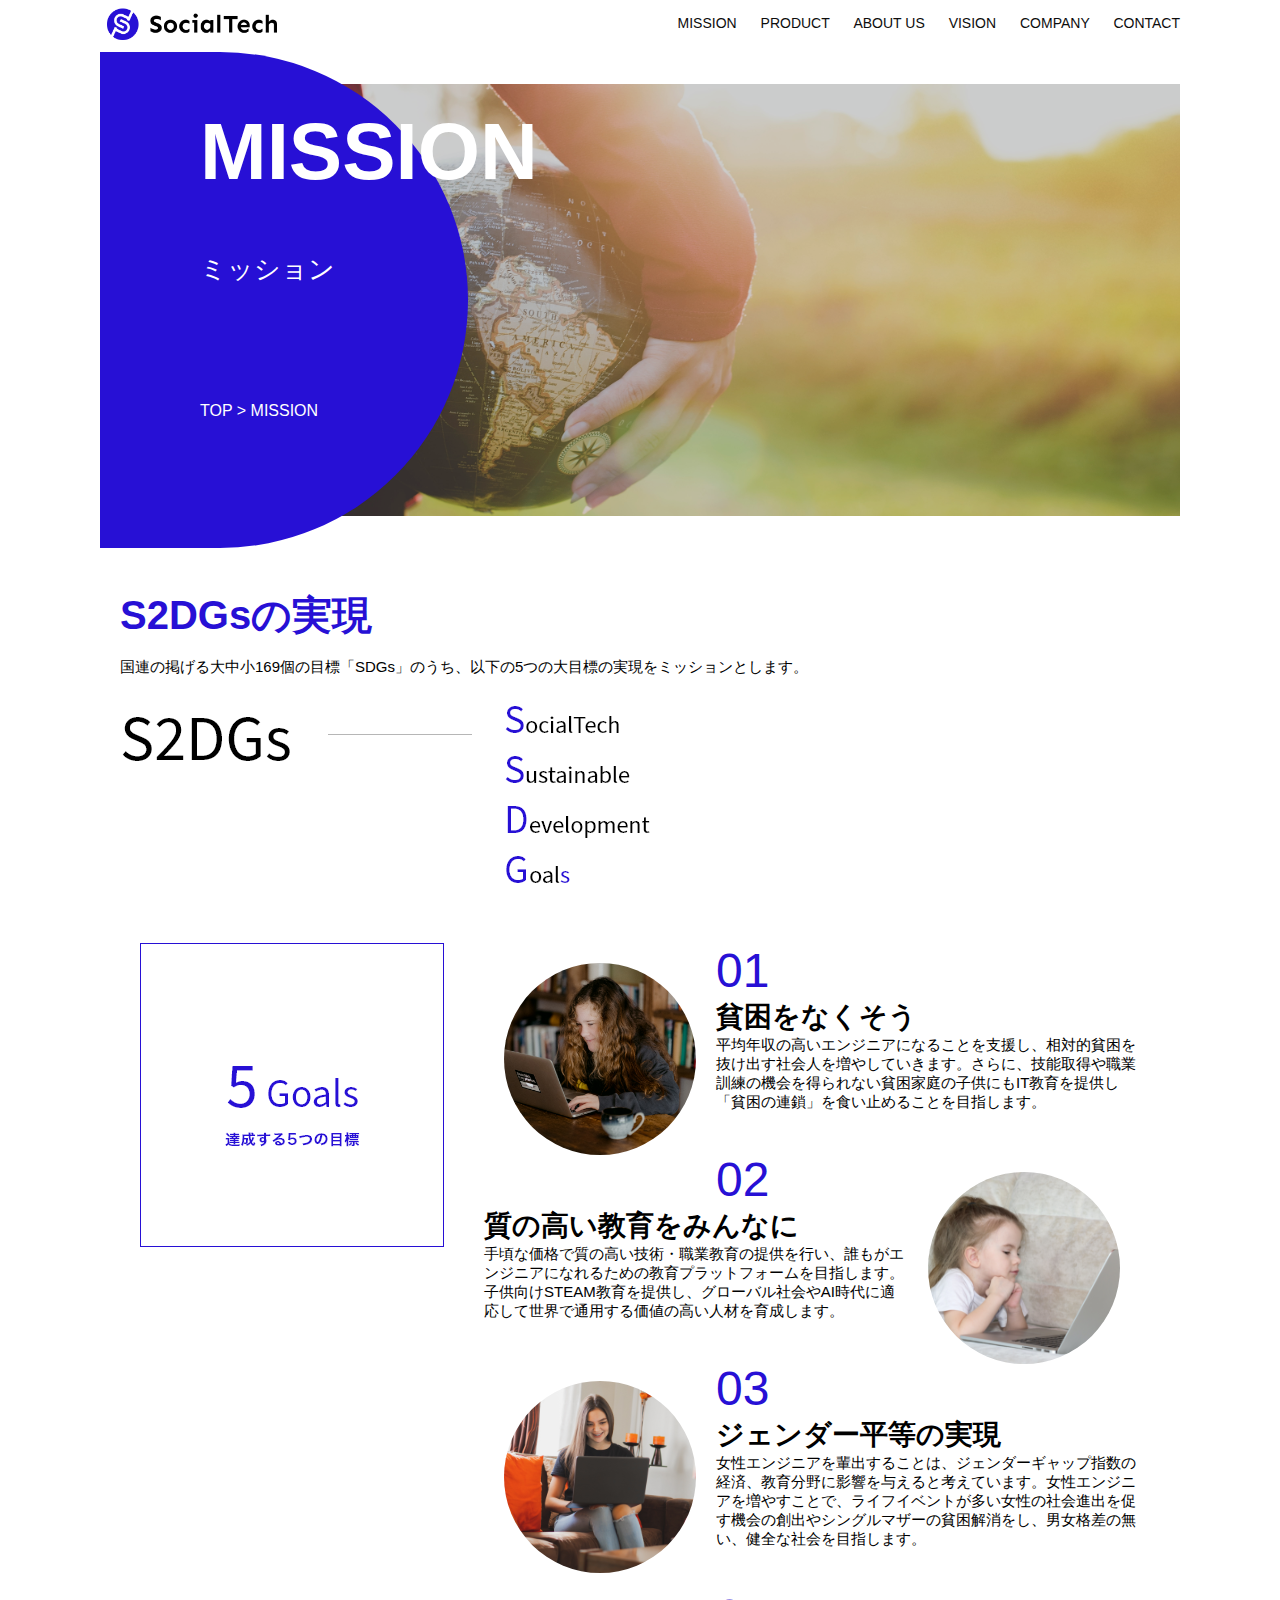
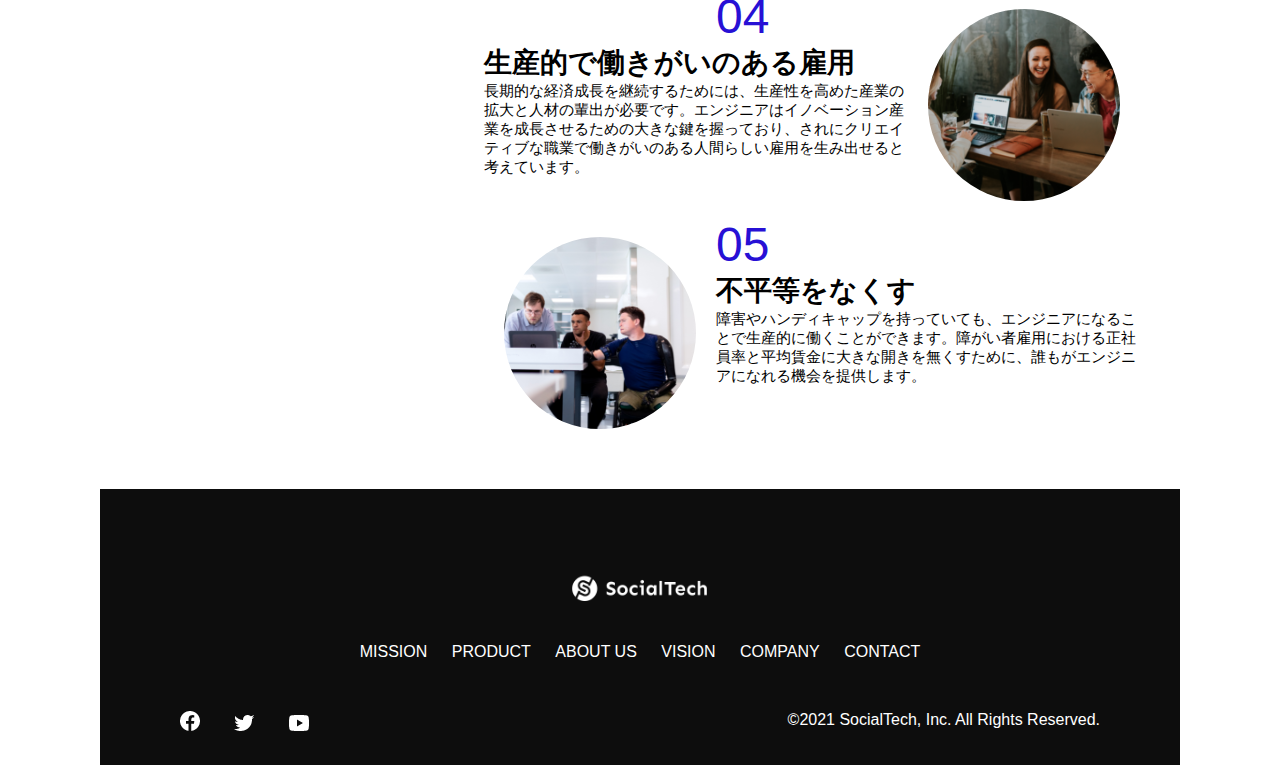
<file: kadai_005/mission.html>
<!DOCTYPE html>
<html>
  <head>
    <title>SocialTech - MISSION ミッション -</title>
    <meta charset="utf-8">
    <meta name="description" content="Socialtechが目指す5つの目標（S2DGs）を紹介します">
    <meta name="viewport" content="width=device-width, initial-scale=1.0">
    <link rel="stylesheet" href="style.css">
  </head>

  <body>
    <!-- ヘッダー -->
    <header>
      <!-- ロゴ -->
      <a href="index.html" id="logo"><img src="images/logo.png" alt="トップページに戻る"></a>
      
      <!-- PC用ナビゲーション -->
      <nav id="nav-pc">
        <a href="mission.html">MISSION</a>
        <a href="product.html">PRODUCT</a>
        <a href="index.html#aboutus">ABOUT US</a>
        <a href="index.html#vision">VISION</a>
        <a href="index.html#company">COMPANY</a>
        <a href="index.html#contact">CONTACT</a>
      </nav>

      <!-- スマホ用メニューボタン -->
      <img id="menu-sp" src="images/button-menu.png" alt="ナビゲーションを開く" onclick="document.getElementById('nav-sp').style.display = 'block'">
     
      <!-- スマホ用ナビゲーション -->
      <nav id="nav-sp">
        <img id="close" src="images/button-close.png" alt="ナビゲーションを閉じる" onclick="document.getElementById('nav-sp').style.display = 'none'">
        <a id="logo-sp" href="index.html" onclick="document.getElementById('nav-sp').style.display = 'none'">
          <img src="images/logo-sp.png" alt="トップページに戻る"></a>
        <a class="menu" href="mission.html" onclick="document.getElementById('nav-sp').style.display = 'none'">MISSION</a>
        <a class="menu" href="product.html" onclick="document.getElementById('nav-sp').style.display = 'none'">PRODUCT</a>
        <a class="menu" href="index.html#aboutus" onclick="document.getElementById('nav-sp').style.display = 'none'">ABOUT US</a>
        <a class="menu" href="index.html#vision" onclick="document.getElementById('nav-sp').style.display = 'none'">VISION</a>
        <a class="menu" href="index.html#company" onabort="document.getElementById('nav-sp').style.display = 'none'">COMPANY</a>
        <a class="menu" href="index.html#contact" onclick="document.getElementById('nav-sp').style.display = 'none'">CONTACT</a>
        <div id="sns">
          <a href="https://www.facebook.com/sejuku2013"><img src="images/button-facebook.png" alt="Facebookのリンク"></a>
          <a href="https://twitter.com/samuraijuku"><img src="images/button-twitter.png" alt="Twitterのリンク"></a>
          <a href="https://www.youtube.com/channel/UCCFOQO5aDK0xXam4cUQXT8g"><img src="images/button-youtube.png" alt="YouTubeのリンク"></a>
        </div>
      </nav>
    </header>
    <main>
      <article>
        <section id="mission-main">
          <div id="mission-title">
            <h1>MISSION</h1>
            <span>ミッション</span>
            <div>TOP > MISSION</div>
          </div>
        </section>
        <section id="mission-s2dgs">
          <h2 class="mission-h2">S2DGsの実現</h2>
          <p>国連の掲げる大中小169個の目標「SDGs」のうち、以下の5つの大目標の実現をミッションとします。</p>
          <img src="images/mission/mission-s2dgs.png" alt="S2DGs">
        </section>
        <section id="mission-5goals">
          <div>
            <img id="s2dgs-image" src="images/mission/mission-5goals.png" alt="5Goals">
          </div>
          <div>
            <div>
              <img class="fivegoals-image-left" src="images/mission/mission-5goals01.png" alt="PCを操作する女の子">
              <span class="fivegoals-number">01</span>
              <h3 class="fivegoals-h3">貧困をなくそう</h3>
              <p class="fivegoals-p">
                平均年収の高いエンジニアになることを支援し、相対的貧困を抜け出す社会人を増やしていきます。さらに、技能取得や職業訓練の機会を得られない貧困家庭の子供にもIT教育を提供し「貧困の連鎖」を食い止めることを目指します。
              </p>
            </div>

            <div>
              <img class="fivegoals-image-right" src="images/mission/mission-5goals02.png" alt="PCを見つめる小さい女の子">
              <span class="fivegoals-number">02</span>
              <h3 class="fivegoals-h3">質の高い教育をみんなに</h3>
              <p class="fivegoals-p">
                手頃な価格で質の高い技術・職業教育の提供を行い、誰もがエンジニアになれるための教育プラットフォームを目指します。子供向けSTEAM教育を提供し、グローバル社会やAI時代に適応して世界で通用する価値の高い人材を育成します。
              </p>
            </div>

            <div>
              <img class="fivegoals-image-left" src="images/mission/mission-5goals03.png" alt="PC操作する女性">
              <span class="fivegoals-number">03</span>
              <h3 class="fivegoals-h3">ジェンダー平等の実現</h3>
              <p class="fivegoals-p">
                女性エンジニアを輩出することは、ジェンダーギャップ指数の経済、教育分野に影響を与えると考えています。女性エンジニアを増やすことで、ライフイベントが多い女性の社会進出を促す機会の創出やシングルマザーの貧困解消をし、男女格差の無い、健全な社会を目指します。
              </p>
            </div>

            <div>
              <img class="fivegoals-image-right" src="images/mission/mission-5goals04.png" alt="笑顔で話し合う3人の男女">
              <span class="fivegoals-number">04</span>
              <h3 class="fivegoals-h3">生産的で働きがいのある雇用</h3>
              <p class="fivegoals-p">
                長期的な経済成長を継続するためには、生産性を高めた産業の拡大と人材の輩出が必要です。エンジニアはイノベーション産業を成長させるための大きな鍵を握っており、されにクリエイティブな職業で働きがいのある人間らしい雇用を生み出せると考えています。
              </p>
            </div>

            <div>
              <img class="fivegoals-image-left" src="images/mission/mission-5goals05.png" alt="障害を持つ男性が生き生きと働く様子">
              <span class="fivegoals-number">05</span>
              <h3 class="fivegoals-h3">不平等をなくす</h3>
              <p class="fivegoals-p">
                障害やハンディキャップを持っていても、エンジニアになることで生産的に働くことができます。障がい者雇用における正社員率と平均賃金に大きな開きを無くすために、誰もがエンジニアになれる機会を提供します。
              </p>
            </div>
          </div>
        </section>
      </article>
      <footer>
        <div id="footer-logo">
          <img src="images/logo-sp.png" alt="socialTech">
        </div>
        <div id="footer-link">
          <a href="mission.html">MISSION</a>
          <a href="product.html">PRODUCT</a>
          <a href="index.html#aboutus">ABOUT US</a>
          <a href="index.html#vision">VISION</a>
          <a href="index.html#company">COMPANY</a>
          <a href="index.html#contact">CONTACT</a>
        </div>
        <div id="sns-footer">
          <a href="https://www.facebook.com/sejuku2013"><img src="images/button-facebook.png" alt="Facebookのリンク"></a>
          <a href="https://twitter.com/samuraijuku"><img src="images/button-twitter.png" alt="Twitterのリンク"></a>
          <a href="https://www.youtube.com/channel/UCCFOQO5aDK0xXam4cUQXT8g"><img src="images/button-youtube.png" alt="Youtubeのリンク"></a>
          <span id="copyright">&copy;2021 SocialTech, Inc. All Rights Reserved. </span>
        </div>
      </footer>  
    </main>
  </body>
</html>
</file>
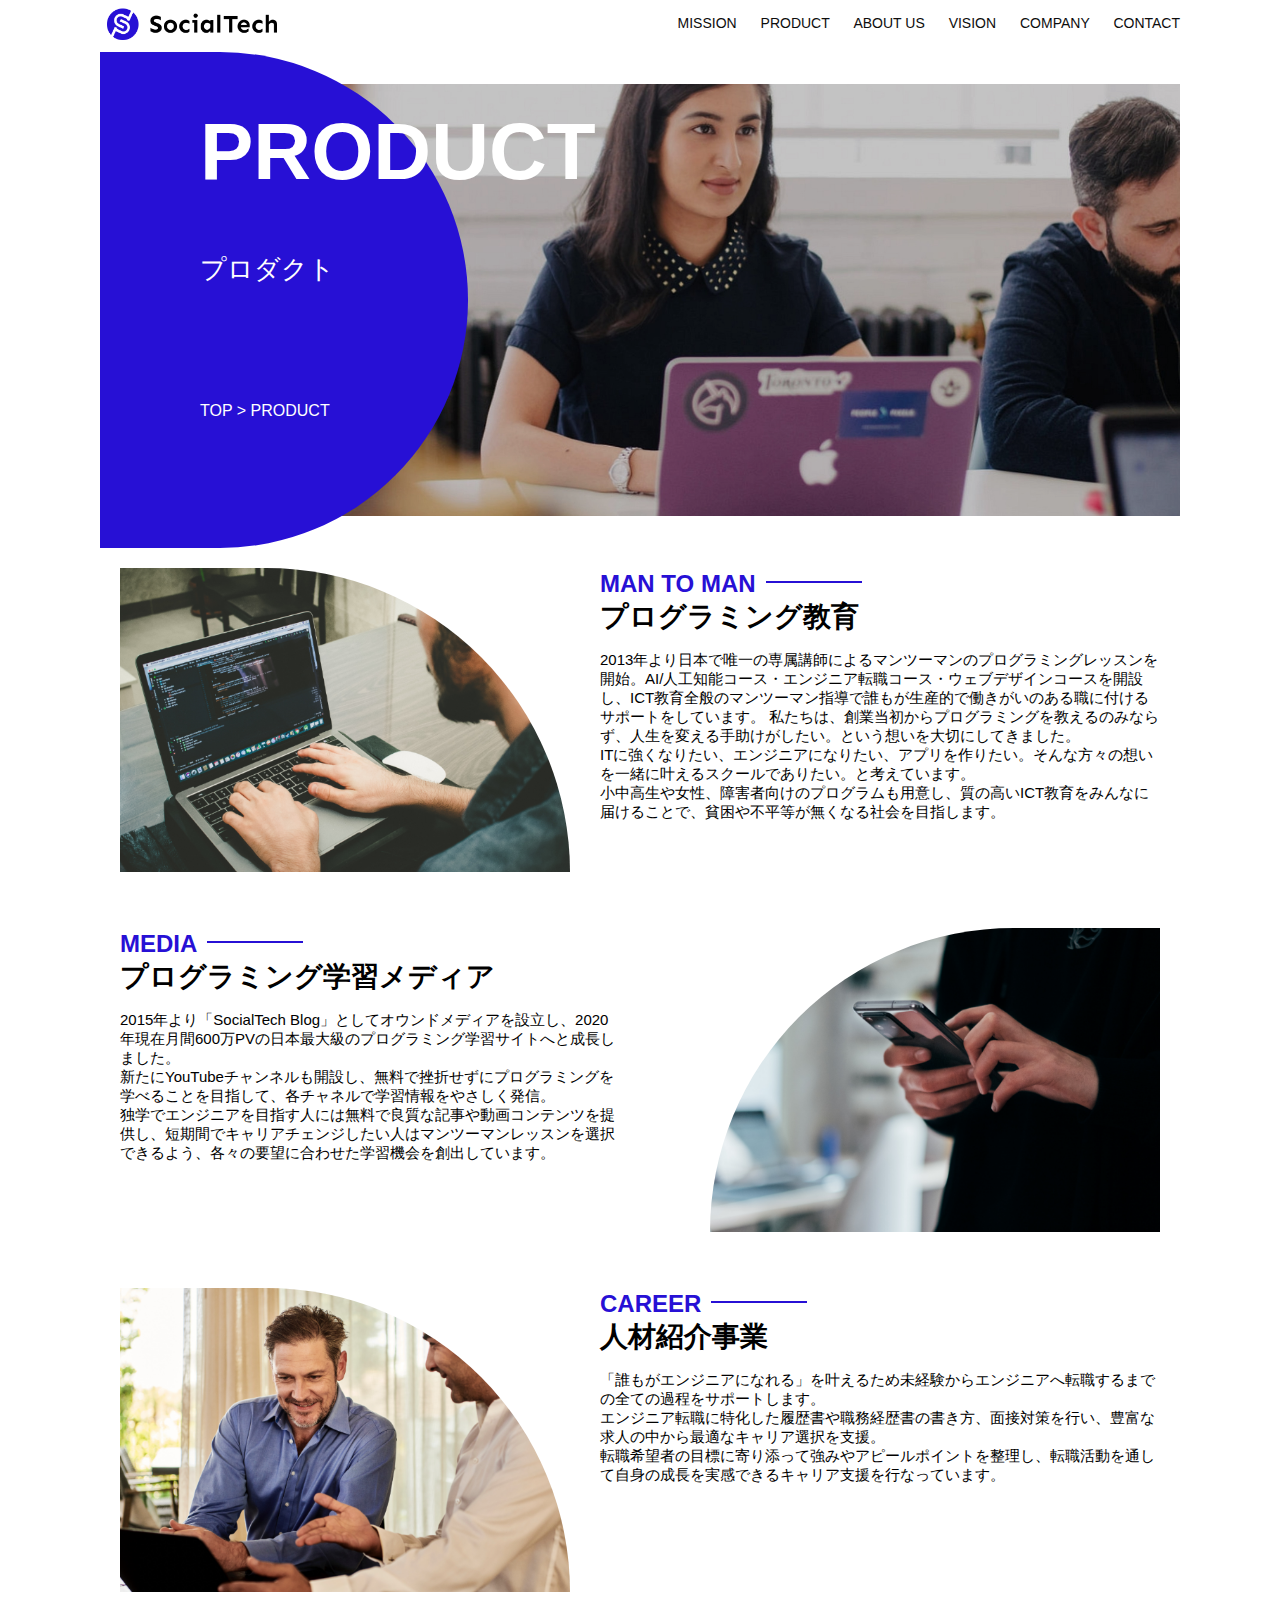
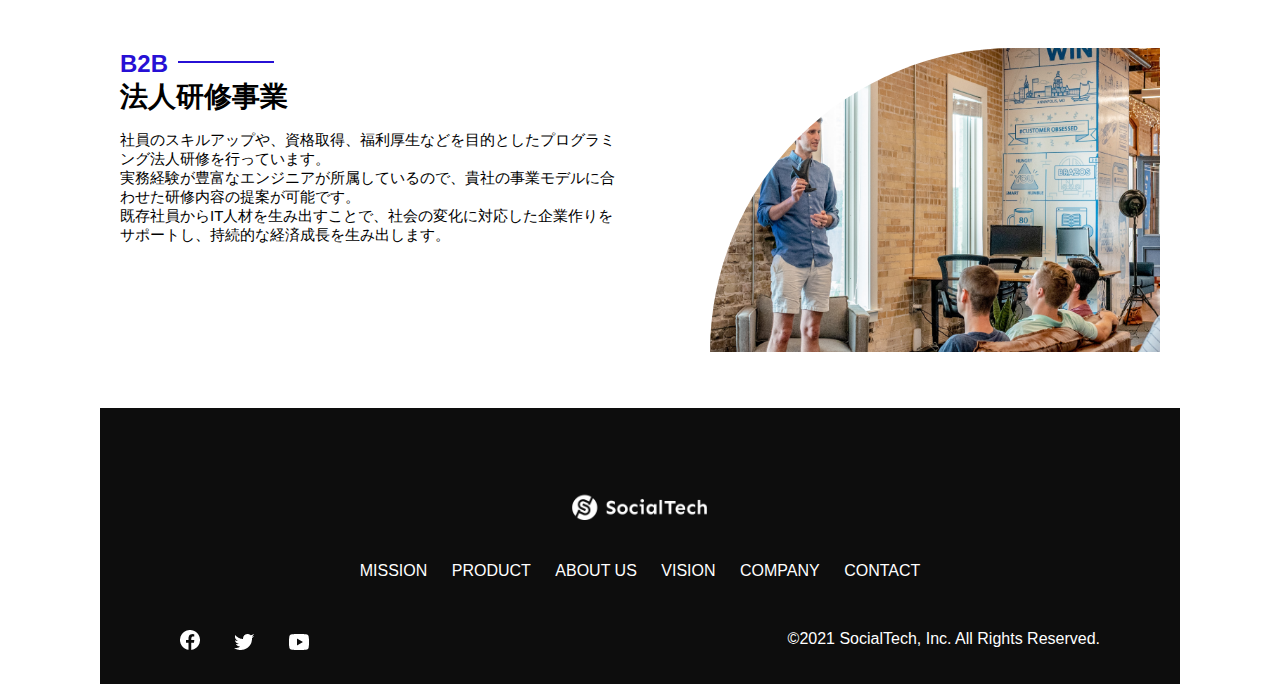
<file: kadai_005/product.html>
<!DOCTYPE html>
<html>
  <head>
    <title>SocialTech - PRODUCT プロダクト -</title>
    <meta charset="utf-8">
    <meta name="description" content="Socialtechの4つのプロダクトを紹介します">
    <meta name="viewport" content="width=device-width, initial-scale=1.0">
    <link rel="stylesheet" href="style.css">
  </head>

  <body>
    <!-- ヘッダー -->
    <header>
      <!-- ロゴ -->
      <a href="index.html" id="logo"><img src="images/logo.png" alt="トップページに戻る"></a>
      
      <!-- PC用ナビゲーション -->
      <nav id="nav-pc">
        <a href="mission.html">MISSION</a>
        <a href="product.html">PRODUCT</a>
        <a href="index.html#aboutus">ABOUT US</a>
        <a href="index.html#vision">VISION</a>
        <a href="index.html#company">COMPANY</a>
        <a href="index.html#contact">CONTACT</a>
      </nav>

      <!-- スマホ用メニューボタン -->
      <img id="menu-sp" src="images/button-menu.png" alt="ナビゲーションを開く" onclick="document.getElementById('nav-sp').style.display = 'block'">
     
      <!-- スマホ用ナビゲーション -->
      <nav id="nav-sp">
        <img id="close" src="images/button-close.png" alt="ナビゲーションを閉じる" onclick="document.getElementById('nav-sp').style.display = 'none'">
        <a id="logo-sp" href="index.html" onclick="document.getElementById('nav-sp').style.display = 'none'">
          <img src="images/logo-sp.png" alt="トップページに戻る"></a>
        <a class="menu" href="mission.html" onclick="document.getElementById('nav-sp').style.display = 'none'">MISSION</a>
        <a class="menu" href="product.html" onclick="document.getElementById('nav-sp').style.display = 'none'">PRODUCT</a>
        <a class="menu" href="index.html#aboutus" onclick="document.getElementById('nav-sp').style.display = 'none'">ABOUT US</a>
        <a class="menu" href="index.html#vision" onclick="document.getElementById('nav-sp').style.display = 'none'">VISION</a>
        <a class="menu" href="index.html#company" onabort="document.getElementById('nav-sp').style.display = 'none'">COMPANY</a>
        <a class="menu" href="index.html#contact" onclick="document.getElementById('nav-sp').style.display = 'none'">CONTACT</a>
        <div id="sns">
          <a href="https://www.facebook.com/sejuku2013"><img src="images/button-facebook.png" alt="Facebookのリンク"></a>
          <a href="https://twitter.com/samuraijuku"><img src="images/button-twitter.png" alt="Twitterのリンク"></a>
          <a href="https://www.youtube.com/channel/UCCFOQO5aDK0xXam4cUQXT8g"><img src="images/button-youtube.png" alt="YouTubeのリンク"></a>
        </div>
      </nav>
    </header>
    <main>
      <article>
        <section id="product-main">
          <div id="product-title">
            <h1>PRODUCT</h1>
            <span>プロダクト</span>
            <div>TOP > PRODUCT</div>
          </div>
        </section>
        <section class="product-section1">
          <img src="images/product/product-mantoman.png" alt="PCでコードを書く男性">
          <div>
            <h2 class="product-h2">MAN TO MAN</h2>
            <h3 class="product-h3">プログラミング教育</h3>
            <p>
              2013年より日本で唯一の専属講師によるマンツーマンのプログラミングレッスンを開始。AI/人工知能コース・エンジニア転職コース・ウェブデザインコースを開設し、ICT教育全般のマンツーマン指導で誰もが生産的で働きがいのある職に付けるサポートをしています。
              私たちは、創業当初からプログラミングを教えるのみならず、人生を変える手助けがしたい。という想いを大切にしてきました。<br>ITに強くなりたい、エンジニアになりたい、アプリを作りたい。そんな方々の想いを一緒に叶えるスクールでありたい。と考えています。<br>小中高生や女性、障害者向けのプログラムも用意し、質の高いICT教育をみんなに届けることで、貧困や不平等が無くなる社会を目指します。
            </p>
          </div>
        </section>
        <section class="product-section2">
          <div>
            <h2 class="product-h2">MEDIA</h2>
            <h3 class="product-h3">プログラミング学習メディア</h3>
            <p>
              2015年より「SocialTech Blog」としてオウンドメディアを設立し、2020年現在月間600万PVの日本最大級のプログラミング学習サイトへと成長しました。<br>新たにYouTubeチャンネルも開設し、無料で挫折せずにプログラミングを学べることを目指して、各チャネルで学習情報をやさしく発信。<br>独学でエンジニアを目指す人には無料で良質な記事や動画コンテンツを提供し、短期間でキャリアチェンジしたい人はマンツーマンレッスンを選択できるよう、各々の要望に合わせた学習機会を創出しています。
            </p>
          </div>
          <img src="images/product/product-media.png" alt="スマートフォンを操作する人">
        </section>
        <section class="product-section1">
          <img src="images/product/product-career.png" alt="笑顔で話し合う2人の男性">
          <div>
            <h2 class="product-h2">CAREER</h2>
            <h3 class="product-h3">人材紹介事業</h3>
            <p>
              「誰もがエンジニアになれる」を叶えるため未経験からエンジニアへ転職するまでの全ての過程をサポートします。<br>エンジニア転職に特化した履歴書や職務経歴書の書き方、面接対策を行い、豊富な求人の中から最適なキャリア選択を支援。<br>転職希望者の目標に寄り添って強みやアピールポイントを整理し、転職活動を通して自身の成長を実感できるキャリア支援を行なっています。<br>
            </p>
          </div>
        </section>
        <section class="product-section2">
          <div>
            <h2 class="product-h2">B2B</h2>
            <h3 class="product-h3">法人研修事業</h3>
            <p>
              社員のスキルアップや、資格取得、福利厚生などを目的としたプログラミング法人研修を行っています。<br>実務経験が豊富なエンジニアが所属しているので、貴社の事業モデルに合わせた研修内容の提案が可能です。<br>既存社員からIT人材を生み出すことで、社会の変化に対応した企業作りをサポートし、持続的な経済成長を生み出します。
            </p>
          </div>
          <img src="images/product/product-b2b.png" alt="講演中の男性とそれを聞く人々"
        </section>
      </article>
      <footer>
        <div id="footer-logo">
          <img src="images/logo-sp.png" alt="socialTech">
        </div>
        <div id="footer-link">
          <a href="mission.html">MISSION</a>
          <a href="product.html">PRODUCT</a>
          <a href="index.html#aboutus">ABOUT US</a>
          <a href="index.html#vision">VISION</a>
          <a href="index.html#company">COMPANY</a>
          <a href="index.html#contact">CONTACT</a>
        </div>
        <div id="sns-footer">
          <a href="https://www.facebook.com/sejuku2013"><img src="images/button-facebook.png" alt="Facebookのリンク"></a>
          <a href="https://twitter.com/samuraijuku"><img src="images/button-twitter.png" alt="Twitterのリンク"></a>
          <a href="https://www.youtube.com/channel/UCCFOQO5aDK0xXam4cUQXT8g"><img src="images/button-youtube.png" alt="Youtubeのリンク"></a>
          <span id="copyright">&copy;2021 SocialTech, Inc. All Rights Reserved. </span>
        </div>
      </footer>  
    </main>
  </body>
</html>
</file>
<file: kadai_005/style.css>
body {
  font-family: "Source Sans Pro", "Hiragino Kaku Gothic ProN", Meiryo, Arial, sans-serif;
}
P {
  font-size: 15px;
}

/*====================
  PC用スタイル　 
=====================*/
@media screen and (min-width: 768px) {
  /* PC用カルーセル設定　*/
  .carousel {
    width: 885px;
    margin-left: 20px;
  }

  .carouselImg {
    width: 885px;
  }

  body {
    max-width: 1080px;
    min-width: 900px;
    margin: 0 auto 0 auto;
  }

  header {
    display: flex;
    justify-content: space-between;
  }

  /*ナビゲーションレイアウト */
  #nav-pc {
    text-align: right;
    font-size: 14px;
    padding-top: 15px;
  }

  /* ナビゲーションのリンクの装飾　*/
  #nav-pc > a {
    text-decoration: none;
    margin-left: 20px;
  }
  #nav-pc > a:link {
    color: #0d0d0d;
  }
  #nav-pc > a:visited {
    color: #0d0d0d;
  }
  #nav-pc > a:hover {
    color: #0d0d0d;
    text-decoration: underline;
  }
  #nav-pc > a:active {
    color: #0d0d0d;
  }

  /* スマホ用ナビを非表示　*/
  #nav-sp, #menu-sp {
    display: none;
  }

  /* メインビジュアル */
  #main-visual {
    position: relative;
    height: 400px;
  }

  #main-message {
    position: absolute;
    top: 0;
    left: 0;
    background-color: #2710d5;
    color: #ffffff;
    border-radius: 0 0 476px 0;
    max-width: 620px;
    height: 100%;
    width: 100%;
    z-index: 11;
  }
  #main-message > h1 {
    font-size: 60px;
    font-weight: bold;
    margin: 100px 0 0 50px;
  }
  #main-message > p {
    font-size: 28px;
    margin: 0 0 0 50px;
  }
  #main-visual > img {
    max-width: 620px; 
    border-radius: 476px 0 0 0;
    position: absolute;
    top: 0;
    right: 0;
    z-index: 10 ;
  }

  /*　見出し　*/
  h2 {
    margin: 40px 0 0 0;
  }
  h2::after {
    content: url("images/line.png");
    margin-left: 10px;
  }
  h3 {
    font-size: 27px;
  }
  /* ミッション　*/
  #mission {
    margin: 80px auto 0px auto;
    width: 100%;
  }
  #mission-flex {
    width: 100%;
    display: flex;
  }

  #mission-flex > div {
    width: 50%;
    margin: 20px;
  }
  #mission-photo {
    width: 100%;
  }
  #s2dgs {
    margin-top: 50px;
    width: 100%;
  }

  /*プロダクト*/
  #product {
    background-color: #fafafa;
    margin: 80px 0 80px 0;
    padding: 10px 40px 0px 40px;
  }

  /* 外枠 */
  #product > div {
    margin-top: 40px;
    display: flex;
  }

  /*　左のカラム */
  #product-left {
    width: 50%;
    margin-right: 20px;
  }

  /* 右のカラム */
  #product-right {
    width: 50%;
    margin-left: 20px;
    margin-top: 80px;
  }

  /* 画像　＋　説明の枠　*/
  #product-left > div {
    position: relative;
    height: 480px;
    margin-right: 20px;
  }
  #product-right > div {
    position: relative;
    height: 480px;
    margin-left: 20px;
  }

  /* 画像　*/
  .product-photo {
    width: 100%;
  }

  /* 説明文の枠 */
  .product-explain {
    background-color: #ffffff;
    position: absolute;
    left: 0;
    top: 280px;
    margin: 0 40px 0 40px;
    padding: 20px;
    box-shadow: 5px 5px 10px rgba(0,0,0,0.05);

  }

  /* 説明文の英語　*/
  .product-explain > span {
    color: #2710d5;
    font-weight: bold;
    font-size: 16px;
    margin: 0;
  }

  /* 説明文の見出し　*/
  .product-explain > h3 {
    font-size: 20px ;
    margin: 5px 0 5px 0;
  }

  /* 説明文　 */
  .product-explain > P {
    font-size: 14px;
    margin: 0;
  }

  /*　「もっとみる」ボタン */
  #product-more {
    margin: 0 auto -42px auto;
  }

  /* ABOUT US */
  #aboutus {
    margin: 80px auto 80px auto;
  }

  /* 3つの組織文化と画像を入れる枠 */
  #aboutus > div {
    display: flex;
  }

  /* 画像　*/
  .culture-img {
    width: 100%;
    align-self: flex-start;
  }
  .culture-img2 {
    margin-top: 50px;
    width: 100%;
  }

  /* 3つの組織文化の表 */
  .culture-table {
    max-width: 500px;
    margin-right: 50px;
  }

  /*　番号　*/
  .culture-num {
    font-size: 80px;
    color: #2710d5;
    margin: 0 20px 0 0;
  }

  /* 組織文化英語　*/
  .culture-en {
    color: #2710d5;
    font-weight: bold;
    font-size: 24px;
    display: block;
  }

  /* 組織文化日本語　*/
  .culture-jp {
    font-size: 28px;
    font-weight: bold;
  }

  /*　説明文 */
  .culture-description {
    margin: 0;
  }

  /* ビジョン */
  #vision {
    margin: 80px auto 80px auto;
  }

  /* セクション内の外枠　*/
  #vision > div {
    width: 100%;
    display: flex;
    justify-content: space-between;
    flex-wrap: wrap;
  }

  /*　7つの行動指針の枠　*/
  .vision-box {
    width: 300px;
    height: 300px;
    margin-bottom: 30px;
    position: relative;
  }

  .vision-box > img {
    width: 100%;
    height: auto;
    position: absolute;
    top: 0;
    left: 0;
    z-index: 30;
  }

  .vision-box > span {
    position: absolute;
    top: 0;
    left: 0;
    z-index: 31;
    margin-right: 20px;
  }

  .vision-box > span > h4 {
    color: #2710d5;
    font-size: 19px;
    margin: 80px 0 0 0;
  }

  .vision-box > span > h4::first-letter {
    font-size: 40px;
  }

  .vision-box > span > h5 {
    font-size: 20px ;
    margin: 0 0 0 0;
  }

  .vision-box > span > p {
    margin: 10px 0 0 0 ;
  }

  /*　会社概要　*/
  #company {
    margin: 80px auto 80px auto;
  }

  #company-table {
    width: 100%;
  }

  .tableheader {
    text-align: left;
    padding: 20px;
    border-bottom-color: #2710d5;
    border-bottom-width: 1px;
    border-bottom-style: solid;
    width: 100px;
  }

  .tableheader-first {
    text-align: left;
    padding: 20px;
    border-bottom-color: #2710d5;
    border-bottom-width: 1px;
    border-bottom-style: solid;
    border-top-color: #2710d5;
    border-top-width: 1px;
    border-top-style: solid;
    width: 100px;
  }

  .cell {
    padding: 30px;
    border-bottom-color: #ececec;
    border-bottom-width: 1px;
    border-bottom-style: solid;
  }

  .cell-first {
    padding: 30px;
    border-bottom-color: #ececec;
    border-bottom-width: 1px;
    border-bottom-style: solid;
    border-top-color: #ececec;
    border-top-width: 1px;
    border-top-style: solid;
  }

  #company > iframe {
    width: 100%;
    height: 368px;
    margin-top: 40px;
  }

  /* お問い合わせ　*/
  #contact {
    margin: 80px auto 80px auto;
  }

  /* 外枠 */
  #contact > form > div {
    display: flex;
    flex-direction: row;
    flex-wrap: wrap;
    padding-bottom: 30px;
  }

  /* 左列の見出し　*/
  .contact-heading {
    width: 240px;
    align-self: center;
  }
  /* 見出しのラベル */
  .contact-label {
    font-weight: bold;
  }

  /* 必須　*/
  .contact-span {
    color: #ce2222;
    margin: 0 0 0 20px;
    font-weight: bold;
  }

  /* テキストボックス */
  .contact-textbox {
    border-top: 0;
    border-left: 0;
    border-right: 0;
    border-bottom-width: 1px;
    border-bottom-color: #707070;
    border-bottom-style: solid;
    background-color: #fafafa;
    width: 400px;
    height: 56px;
  }

  /* お問い合わせ内容のテキストエリア */
  .contact-textarea {
    border-top: 0;
    border-left: 0;
    border-right: 0;
    border-bottom-width: 1px;
    border-bottom-color: #707070;
    border-bottom-style: solid;
    background-color: #fafafa;
    width: 400px;
    height: 200px;
  }

  /* 個人情報の取り扱い */
  details {
    width: 700px;
  }
  details > div {
    background-color: #fafafa;
    padding: 20px;
  }
  details > div > span {
    font-weight: bold;
  }

  /* フッター　*/
  footer {
    background-color: #0d0d0d;
    text-align: center;
    padding: 80px 80px 30px 80px;

  }
  #footer-logo {
    margin-bottom: 30px;
  }

  #footer-link {
    margin-bottom: 50px;
  }

  #footer-link > a {
    text-decoration: none;
    margin: 10px;
  }

  #footer-link > a:link {
    color: #ffffff;
  }

  #footer-link > a:visited {
    color: #ffffff;
  }

  #footer-link > a:hover {
    color: #ffffff;
    text-decoration: underline;
  }

  #footer-line > a:active {
    color: #ffffff;
  }

  #sns-footer {
    text-align: left;
    width: 100%;
  }

  #sns-footer > a {
    margin-right: 30px;
  }

  #copyright {
    color: #ffffff;
    float: right;
  }

  /* mission.htmml用スタイル　*/
  #mission-main {
    height: 496px;
    width: 100%;
    background-image: url("images/mission/mission-main.png");
    background-repeat: no-repeat;
    background-position-y: center;
  }

  #mission-title {
    background-color: #2710d5;
    width: 368px;
    color: #ffffff;
    height: 496px;
    border-radius: 0 248px 248px 0;
    position: relative;
  }

  #mission-title > h1 {
    position: absolute;
    top: 0;
    left: 100px;
    font-size: 80px;
  }

  #mission-title > span {
    position: absolute;
    top: 200px;
    left: 100px;
    font-size: 26px;
  }

  #mission-title > div {
    position: absolute;
    top: 350px;
    left: 100px;
    font-size: 16px;
  }

  #mission-s2dgs {
    width: 100%;
    margin: 20px;
  }

  .mission-h2 {
    color: #2710d5;
    font-size: 40px;
  }

  .mission-h2::after {
    content: none;
  }

  #mission-5goals {
    margin: 20px;
    display: flex;
  }

  #mission-5goals > div {
    flex-grow: 1;
    padding: 20px;
  }

  #mission-5goals > div > div {
    margin-bottom: 40px;
  }

  .fivegoals-image-right {
    float: right;
    margin: 20px;
  }

  .fivegoals-image-left {
    float: left;
    margin: 20px;
  }

  .fivegoals-number {
    color: #2710d5;
    font-size: 48px;
    margin: 0;
  }

  .fivegoals-h3 {
    font-size: 28px;
    margin: 0;
  }

  .fivegoals-p {
    margin: 0;
  }

  /* プロダクト　ページ　*/
  #product-main {
    height: 496px;
    width: 100%;
    background-image: url("images/product/product-main.png");
    background-repeat: no-repeat;
    background-position-y: center;
  }

  #product-title {
    background-color: #2710d5;
    width: 368px;
    color: #ffffff;
    height: 496px;
    border-radius: 0 248px 248px 0;
    position: relative;
  }

  #product-title > h1 {
    position: absolute;
    top: 0;
    left: 100px;
    font-size: 80px;
  }

  #product-title > span {
    position: absolute;
    top: 200px;
    left: 100px;
    font-size: 26px;
  }

  #product-title > div {
    position: absolute;
    top: 350px;
    left: 100px;
    font-size: 16px;
  }

  /* セクション　*/
  .product-section1 {
    position: relative;
    margin: 20px;
    height: 340px;
  }

  .product-section1 > img {
    position: absolute;
    top: 0;
    left: 0;
    width: 450px;
    margin: 0 40px 30px 0;
    border-radius: 0 432px 0 0;
  }

  .product-section1 > div {
    position: absolute;
    top: 0;
    left: 480px;
  }

  /* セクション2 */
  .product-section2 {
    position: relative;
    margin: 20px;
    height: 340px;
  }

  .product-section2 > img {
    position: absolute;
    top: o;
    right: 0;
    width: 450px;
    margin: 0 0 30px 40px;
    border-radius: 432px 0 0 0;
  }

  .product-section2 > div {
    width: 500px;
    position: absolute;
    top: 0;
    left: 0;
  }

  .product-h2 {
    color: #2710d5;
    font-size: 24px;
    margin: 0;
  }

  .product-h3 {
    font-size: 28px;
    margin: 0;
  }

} /* @media screen PC用スタイルのend */

  /*=============================
  スマートフォン用のスタイル
  ==============================*/
@media screen and (max-width: 767px) {
  /* スマホ用カルーセル設定 */
  .carousel {
    width: 375px;
    margin: 0 auto 0 auto;
  }

  .carouselImg {
    width: 375px;
  }
  
  body {
    min-width: 375px;
    margin: 0;
  }

   /* PCナビゲーション非表示　*/
  #nav-pc {
   display: none;
  }

  /*　ハンバーガーメニュー　*/
  #menu-sp {
    position: absolute;
    top: 0px;
    right: 0px;
  }

  /* スマホ用ナビゲーションの表示切り替え */
  /* 初期状態、レイアウトと非表示設定 */
  #nav-sp {
    background-color: #2710d5;
    position: absolute;
    left: 0;
    top: 0;
    height: 100%;
    width: 100%;
    display: none;
    z-index: 100;
  }

  /* ×ボタン　*/
  #close {
    position: absolute;
    top: 20px;
    right: 20px;
  }

  /* ナビゲーションメニュー用ロゴ　*/
  #logo-sp {
    margin: 80px 0 30px 20px;
  }

  /* ナビゲーションリンクの装飾設定　*/
  #nav-sp > a {
    display: block;
  }
  #nav-sp > a:link {
    color: #ffffff;
  } 
  #nav-sp > a:visited {
    color: #ffffff;
  }
  #nav-sp > a:hover {
    color: #ffffff;
    text-decoration: underline;
  }
  #nav-sp > a:active {
    color: #ffffff;
  }
  #nav-sp > .menu {
    text-decoration: none;
    display: block;
    margin: 0 20px 0 20px;
    height: 44px;
    font-size: 16px;
    background-image: url("images/arrow.png");
    background-repeat: no-repeat;
    background-position: right top;
  }

  #sns {
    position: absolute;
    bottom: 20px;
    left: 20px;
  }
  #sns > a {
    margin-right: 30px;
  }

  /*　メインビジュアル　*/
  #main-visual {
    position: relative;
    height: 470px;
    width: 100%;
    overflow: hidden;
  }
  #main-visual > div {
    position: absolute;
    top: 0;
    left: 0;
    background-color: #2710d5;
    color: white;
    border-radius: 0 0 476px 0;
    text-align: center;
    height: 280px;
    width: 100%;
    z-index: 11;
  }
  #main-visual > div > h1 {
    font-size: 28px;
    margin: 90px 0 0 0;
  } 
  #main-visual > div > p {
    margin: 0;
  }
  #main-visual > img {
    width: 100%;
    border-radius: 476px 0 0 0;
    z-index: 10;
    position: absolute;
    bottom: 0;
    right: 0;
  }

  /* 見出し　*/
  h2::after {
    content: url("images/line.png");
    margin-left: 10px;
  }
  h3 {
    font-size: 24px;
    margin: 10px 0 0 0;
  }

  /* ミッション　*/
  #mission {
    margin: 20px;
  }
  #mission-photo {
    width: 100%;
  }
  #s2dgs {
    width: 100%;
  }

  /*　プロダクト　*/
  #product {
    background-color: #fafafa;
    padding-top: 10px;
  }
  #product > h2 {
    margin-left: 20px;
  }
  /* 外枠 */
  /* 左右のカラム、スマホでは横並び */
  #product-left,
  #product-right {
    margin-right: 20px;
    margin-left: 20px;
  }

  /*　画像＋説明の枠　*/
  #product-left > div, #product-right > div {
    position: relative;
    height: 540px;
  }

  /* 説明文の枠 */
  .product-explain {
    background-color: #ffffff;
    position: absolute;
    left: 0;
    bottom: 50px;
    padding: 20px;
    box-shadow: 5px 5px 10px rgba(0,0,0,0.05);
  }

  .product-explain > span {
    color: #2710d5;
    font-weight: bold;
    font-size: 16px;
    margin: 0px;
  }

  .product-explain > h3 {
    margin: 10px 0 10px 0;
  }

  /* 画像　*/
  .product-photo {
    width: 100%;
  }

  #product-more > img {
    margin: 0 0 -42px 20px;
  }

  /* ABOUT US */
  #aboutus {
    margin: 80px 20px 80px 20px;
  }

  #aboutus > div {
    display: flex;
    flex-direction: column;
  }

  .culture-table {
    width: 100%;
    padding-right: 20px;
    order: 2;
  }

  .culture-img {
    width: 100%;
    order: 1;
  }

  .culture-img2 {
    width: 100%;
  }

  .culture-num {
    font-size: 80px;
    color: #2710d5;
  }

  .culture-en {
    color: #2710d5;
    font-weight: bold;
    font-size: 24px;
    display: block;
  }

  .culture-jp {
    display: block;
  }

  .culture-description {
    margin: 0;
  }

  /* ビジョン */
  #vision {
    margin: 80px 20px 80px 20px;
  }

  .vision-box {
    width: 300px;
    height: 300px;
    margin-bottom: 30px;
    position: relative;
  }

  .vision-box > img {
    width: 100%;
    height: auto;
    position: absolute;
    top: 0;
    left: 0;
    z-index: 30;
  }

  .vision-box > span {
    position: absolute;
    top: 0;
    left: 0;
    z-index: 31;
    margin-right: 20px;
  }

  .vision-box > span > h4 {
    color: #2710d5;
    font-size: 19px;
    margin: 60px 0 0 0;
  }

  .vision-box > span > h5 {
    font-size: 20px;
    margin: 0 0 0 0;
  }

  .vision-box > span > P {
    margin: 10px 0 0 0;
  }

  /* 会社概要 */
  #company {
    margin: 0 20px 0 20px;
  }

  #company > h3 {
    margin-bottom: 20px;
  }

  #company > table {
    width: 100%;
  }

 .tableheader-first {
    text-align: left;
    padding: 20px;
    border-bottom-color: #2710d5;
    border-bottom-width: 1px;
    border-bottom-style: solid;
    border-top-color: #2710d5;
    border-top-width: 1px;
    border-top-style: solid;
    width: 50px;
  }

  .tableheader {
    text-align: left;
    padding: 20px;
    border-bottom-color: #2710d5;
    border-bottom-width: 1px;
    border-bottom-style: solid;
    width: 50px;
  }

  .cell {
    padding: 20px;
    border-bottom-color: #ececec;
    border-bottom-width: 1px;
    border-bottom-style: solid;
  }

  .cell-first {
    padding: 20px;
    border-bottom-color: #ececec;
    border-bottom-width: 1px;
    border-bottom-style: solid;
    border-top-color: #ececec;
    border-top-width: 1px;
    border-top-style: solid;
  }

  #company > iframe {
    width: 100%;
    height: 240px;
    margin: 40px 0 0 0;
  }

  /* お問い合わせ */
  #contact {
    margin: 80px 20px 80px 20px;
  }

  #contact > h3 {
    margin-bottom: 20px;
  }

  #contact > form > div {
    margin-bottom: 20px;
  }

  .contact-heading {
    margin-bottom: 20px;
  }

  /* ラベル */
  .contact-label {
    font-weight: bold;
  }

  /* 必須　*/
  .contact-span {
    color: #ce2222;
    margin: 0 0 0 20px;
    font-weight: bold;
  }

  .contact-textbox {
    height: 56px;
    border-top: 0;
    border-left: 0;
    border-right: 0;
    background-color: #fafafa;
    border-bottom-color: #707070;
    border-bottom-width: 1px;
    border-style: solid;
    min-width: 300px;
    width: 100%;
  }

  .contact-textarea {
    height: 150px;
    border-top: 0;
    border-left: 0;
    border-right: 0;
    background-color: #fafafa;
    width: 100%;
  }

  .radiobutton {
    margin-bottom: 20px;
  }

  .radiobutton + label::after {
    content: "\A";
    white-space: pre;
  }

  /* フッター */
  footer {
    background-color: #0d0d0d;
    padding: 30px 20px 50px 20px;
  }

  #footer-logo {
    margin-bottom: 30px;
  }

  #footer-link {
    margin-bottom: 50px;
  }

  #footer-link > a {
    text-decoration: none;
    margin: 0 20px 30px 0;
    display: block;
    background-image: url("images/arrow.png");
    background-repeat: no-repeat;
    background-position: right top;
  }

  #footer-link > a:link {
    color: #ffffff;
  }

  #footer-link > a:visited {
    color: #ffffff;
  }

  #footer-link > a:hover {
    color: #ffffff;
    text-decoration: underline;
  }

  #footer-link > a:active {
    color: #ffffff;
  }

  #sns-footer > a {
    margin-right: 30px;
  }

  #copyright {
    font-size: 12px;
    display: block;
    margin-top: 30px;
    color: #ffffff;
  }

  /* mission.html用スタイル　*/
  /* ミッションのメインビジュアル */
  #mission-main {
    height: 256px;
    width: 100%;
    background-image: url("images/mission/mission-main.png");
    background-repeat: no-repeat;
    background-position-y: center;
    background-size: auto 208px;
  }

  #mission-title {
    background-color: #2710d5;
    width: 136px;
    color: #ffffff;
    height: 256px;
    border-radius: 0 248px 248px 0;
    position: relative;
  }

  #mission-title > h1 {
    position: absolute;
    top: 0;
    left: 20px;
    font-size: 40px;
  }

  #mission-title > span {
    position: absolute;
    top: 110px;
    left: 20px;
    font-size: 18px;
  }

  #mission-title > div {
    position: absolute;
    top: 180px;
    left: 20px;
    font-size: 13px;
  }

  /* ミッションページ　S2DGs野設定*/
  #mission-s2dgs {
    margin: 20px;
  }

  .mission-h2 {
    color: "2710d5";
    font-size: 38px;
    margin: 0px;
  }

  .mission-h2::after {
    content: none;
  }

  #mission-s2dgs > img {
    width: 100%;
  }

  /*ミッションページ　5Goalsの設定　*/
  #mission-5goals {
    margin: 20px;
  }

  #mission-5goals > div > div {
    margin-bottom: 40px;
  }

  #s2dgs-image {
    width: 100%;
  }

  .fivegoals-image-right {
    margin: 20px auto 20px auto;
    display: block;
  }

  .fivegoals-image-left {
    margin: 20px auto 20px auto;
    display: block;
  }

  .fivegoals-number {
    color: #2710d5;
    font-size: 48px;
    margin: 0;
  }

  .fivegoals-h3 {
    font-size: 28px;
    margin: 0;
  }

  .fivegoals-p {
    margin: 0;
  }

  /* プロダクトページ　*/
  #product-main {
    height: 256px;
    width: 100%;
    background-image: url("images/product/product-main.png");
    background-repeat: no-repeat;
    background-position-y: center;
    background-size: auto 208px;
  }

  #product-title {
    background-color: #2710d5;
    width: 136px;
    color: #ffffff;
    height: 256px;
    border-radius: 0 248px 248px 0;
    position: relative;
  }

  #product-title > h1 {
    position: absolute;
    top: 0;
    left: 20px;
      font-size: 40px;
  }

  #product-title > span {
    position: absolute;
    top: 110px;
    left: 20px;
    font-size: 18px;
  }

  #product-title > div {
    position: absolute;
    top: 180px;
    left: 20px;
    font-size: 13px;
  }

  .product-section1 {
    margin: 20px;
  }

  .product-section1 > img {
    width: 100%;
    border-radius: 0 300px 0 0 ;
  }

  .product-section2 {
    margin: 20px;
    display: flex;
    flex-direction: column;
  }

  .product-section2 > img {
    order: 1;
    width: 100%;
    border-radius: 300px 0 0 0 ;
  }

  .product-section2 > div {
    order: 2;
  }

  .product-h2 {
    color: #2710d5;
    font-size: 24px;
    margin: 0;
  }

  .product-h3 {
    font-size: 28px;
    margin: 0;
  }
}
</file>
